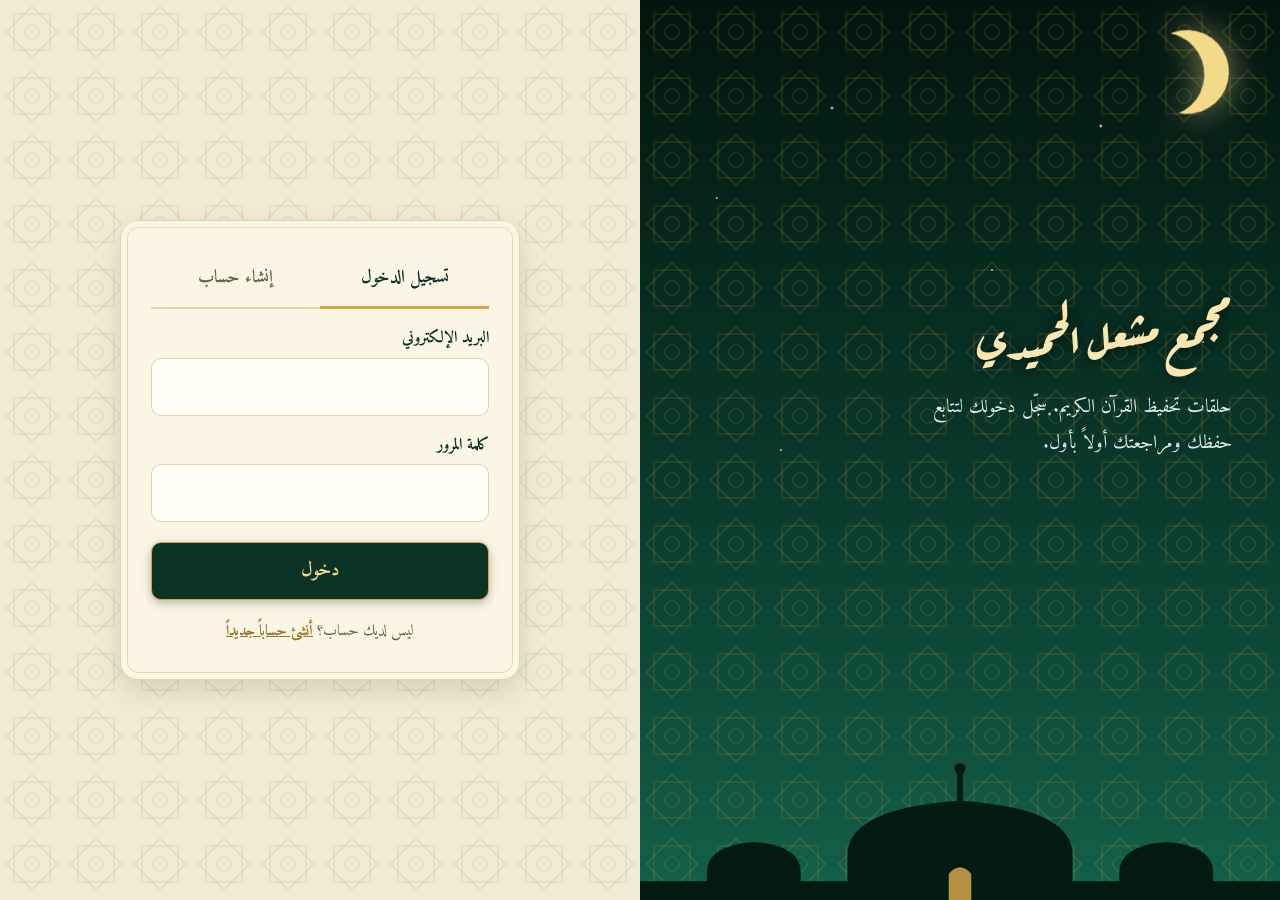
<file: index.html>
<!DOCTYPE html>
<html lang="ar" dir="rtl">
<head>
<meta charset="UTF-8">
<meta name="viewport" content="width=device-width, initial-scale=1">
<title>تسجيل الدخول | مجمع مشعل الحميدي</title>
<link rel="stylesheet" href="index.css">
</head>
<body>
<div class="auth">
  <aside class="auth-side scene">
    <h1>مجمع مشعل الحميدي</h1>
    <p>حلقات تحفيظ القرآن الكريم. سجّل دخولك لتتابع حفظك ومراجعتك أولاً بأول.</p>
  </aside>
  <main class="auth-main">
    <div class="auth-box">
      <div class="tabs" role="tablist">
        <button class="on" id="tabLogin" type="button">تسجيل الدخول</button>
        <button id="tabSignup" type="button">إنشاء حساب</button>
      </div>

      <form id="loginForm" novalidate>
        <label for="lEmail">البريد الإلكتروني</label>
        <input id="lEmail" type="email" autocomplete="email" required>
        <label for="lPass">كلمة المرور</label>
        <input id="lPass" type="password" autocomplete="current-password" required>
        <button class="btn dark wide" style="margin-top:20px" type="submit">دخول</button>
        <div class="msg" id="lMsg" role="alert"></div>
        <p class="switch">ليس لديك حساب؟ <a href="#signup" id="toSignup">أنشئ حساباً جديداً</a></p>
      </form>

      <form id="signupForm" class="hidden" novalidate>
        <label for="sName">الاسم الكامل</label>
        <input id="sName" type="text" autocomplete="name" required>
        <label for="sEmail">البريد الإلكتروني</label>
        <input id="sEmail" type="email" autocomplete="email" required>
        <div class="row">
          <div><label for="sPass">كلمة المرور</label><input id="sPass" type="password" autocomplete="new-password" required></div>
          <div><label for="sPass2">تأكيد كلمة المرور</label><input id="sPass2" type="password" autocomplete="new-password" required></div>
        </div>
        <button class="btn dark wide" style="margin-top:20px" type="submit">إنشاء الحساب</button>
        <div class="msg" id="sMsg" role="alert"></div>
        <p class="switch">لديك حساب بالفعل؟ <a href="#login" id="toLogin">سجّل الدخول</a></p>
      </form>
    </div>
  </main>
</div>
<script src="common.js"></script>
<script src="index.js"></script>
</body>
</html>
</file>
<file: index.css>
/* index.css */
@import url('https://fonts.googleapis.com/css2?family=Amiri:wght@400;700&family=Aref+Ruqaa:wght@400;700&display=swap');
:root{--ink:#0a3326;--teal:#1a5d45;--gold:#d4a64a;--gold-d:#9a7424;--ivory:#fbf5e6;--paper:#f3ead3;--text:#2a2418;--muted:#6b6048;--line:#e3d4a8;--err:#b3261e;--ok:#1b7a4b;--pat-d:url("data:image/svg+xml,%3Csvg xmlns=%22http://www.w3.org/2000/svg%22 viewBox=%220 0 64 64%22%3E%3Cg fill=%22none%22 stroke=%22%23d4a64a%22 stroke-opacity=%22.2%22 stroke-width=%221.2%22%3E%3Crect x=%2214%22 y=%2214%22 width=%2236%22 height=%2236%22/%3E%3Crect x=%2214%22 y=%2214%22 width=%2236%22 height=%2236%22 transform=%22rotate%2845 32 32%29%22/%3E%3Ccircle cx=%2232%22 cy=%2232%22 r=%227%22/%3E%3C/g%3E%3C/svg%3E");--pat-l:url("data:image/svg+xml,%3Csvg xmlns=%22http://www.w3.org/2000/svg%22 viewBox=%220 0 64 64%22%3E%3Cg fill=%22none%22 stroke=%22%239a7424%22 stroke-opacity=%22.16%22 stroke-width=%221.2%22%3E%3Crect x=%2214%22 y=%2214%22 width=%2236%22 height=%2236%22/%3E%3Crect x=%2214%22 y=%2214%22 width=%2236%22 height=%2236%22 transform=%22rotate%2845 32 32%29%22/%3E%3Ccircle cx=%2232%22 cy=%2232%22 r=%227%22/%3E%3C/g%3E%3C/svg%3E");--sky:url("data:image/svg+xml,%3Csvg xmlns=%22http://www.w3.org/2000/svg%22 viewBox=%220 0 1200 160%22 preserveAspectRatio=%22xMidYMax slice%22%3E%3Cg fill=%22%23031a12%22%3E%3Cpath d=%22M0 160V140H1200V160Z%22/%3E%3Cpath d=%22M480 160V112Q480 62 600 54Q720 62 720 112V160Z%22/%3E%3Crect x=%22597%22 y=%2224%22 width=%226%22 height=%2232%22/%3E%3Ccircle cx=%22600%22 cy=%2220%22 r=%226%22/%3E%3Cpath d=%22M330 160V130Q330 102 380 98Q430 102 430 130V160Z%22/%3E%3Cpath d=%22M770 160V130Q770 102 820 98Q870 102 870 130V160Z%22/%3E%3Cg id=%22m%22%3E%3Crect x=%22118%22 y=%2246%22 width=%2216%22 height=%22114%22/%3E%3Crect x=%22112%22 y=%2276%22 width=%2228%22 height=%226%22/%3E%3Cpath d=%22M114 46L126 10L138 46Z%22/%3E%3Ccircle cx=%22126%22 cy=%226%22 r=%224%22/%3E%3C/g%3E%3Cuse href=%22%23m%22 x=%22936%22/%3E%3C/g%3E%3Cpath fill=%22%23d4a64a%22 opacity=%22.85%22 d=%22M588 160V132Q600 118 612 132V160Z%22/%3E%3C/svg%3E");--orn:url("data:image/svg+xml,%3Csvg xmlns=%22http://www.w3.org/2000/svg%22 viewBox=%220 0 64 64%22%3E%3Cg fill=%22none%22 stroke=%22%23d4a64a%22 stroke-opacity=%221%22 stroke-width=%221.2%22%3E%3Crect x=%2214%22 y=%2214%22 width=%2236%22 height=%2236%22/%3E%3Crect x=%2214%22 y=%2214%22 width=%2236%22 height=%2236%22 transform=%22rotate%2845 32 32%29%22/%3E%3Ccircle cx=%2232%22 cy=%2232%22 r=%227%22/%3E%3C/g%3E%3C/svg%3E")}
*{box-sizing:border-box;margin:0;padding:0}
html{scroll-behavior:smooth}
body{font-family:'Amiri',serif;background:var(--pat-l) 0 0/64px 64px,var(--paper);color:var(--text);line-height:1.9;font-size:19px}
h1,h2,h3,.brand{font-family:'Aref Ruqaa',serif;font-weight:700;line-height:1.7}
a{color:inherit;text-decoration:none}
.wrap{max-width:1080px;margin:0 auto;padding:0 20px}
:focus-visible{outline:3px solid var(--gold);outline-offset:2px}
.hidden{display:none}

.btn{display:inline-block;border:0;cursor:pointer;font:inherit;font-weight:700;padding:10px 28px;border-radius:10px;background:linear-gradient(180deg,#e9c46e,#c4902f);color:#2a1c00;box-shadow:0 3px 10px #0004;transition:transform .2s,filter .2s}
.btn:hover{transform:translateY(-2px);filter:brightness(1.08)}
.btn.ghost{background:transparent;color:#f8e7b0;border:1.5px solid var(--gold);box-shadow:none}
.btn.dark{background:var(--ink);color:#f3d98a;border:1px solid var(--gold)}
.btn.wide{width:100%}

.scene{position:relative;overflow:hidden;color:#fff;
 background:radial-gradient(1.5px 1.5px at 12% 22%,#fff,transparent),radial-gradient(2px 2px at 30% 12%,#fff,transparent),radial-gradient(1.5px 1.5px at 55% 30%,#fff,transparent),radial-gradient(2px 2px at 72% 14%,#fff,transparent),radial-gradient(1.5px 1.5px at 88% 38%,#fff,transparent),radial-gradient(1.5px 1.5px at 22% 50%,#fff,transparent),radial-gradient(2px 2px at 64% 46%,#fff,transparent),
 var(--pat-d) 0 0/64px 64px,linear-gradient(180deg,#03150f 0%,#0a3a2b 55%,#14614a 100%)}
.scene::before{content:"";position:absolute;top:30px;inset-inline-start:8%;width:84px;height:84px;border-radius:50%;box-shadow:inset -24px -6px 0 0 #f3d98a;filter:drop-shadow(0 0 16px #f3d98a99);transform:rotate(-20deg)}
.scene::after{content:"";position:absolute;inset:auto 0 0 0;height:150px;background:var(--sky) center bottom/max(100%,900px) 100% no-repeat;pointer-events:none}
.scene>*{position:relative;z-index:1}
.hero{padding:84px 0 190px;border-bottom:3px solid var(--gold)}
.hero.mini{padding:52px 0 170px}
.hero h1{font-size:clamp(2rem,5vw,3.4rem);max-width:16ch;color:#f8e7b0;text-shadow:0 2px 14px #0008}
.hero.mini h1{max-width:none;font-size:clamp(1.8rem,4vw,2.6rem)}
.hero p{max-width:46ch;margin-top:14px;color:#dcebe3}
.hero .actions{margin-top:28px;display:flex;gap:12px;flex-wrap:wrap}

label{display:block;font-weight:600;margin:14px 0 4px;font-size:1rem;color:var(--ink)}
input,select,textarea{width:100%;font:inherit;padding:10px 14px;border:1.5px solid var(--line);border-radius:10px;background:#fffdf6;color:var(--text)}
input:focus,select:focus,textarea:focus{outline:none;border-color:var(--gold);box-shadow:0 0 0 3px #d4a64a44}
textarea{min-height:140px;resize:vertical}
.row{display:grid;gap:14px;grid-template-columns:1fr 1fr}
.msg{margin-top:14px;padding:10px 14px;border-radius:10px;font-size:.95rem;display:none}
.msg.err{display:block;background:#fbe9e7;color:var(--err)}
.msg.ok{display:block;background:#e3f4ea;color:var(--ok)}

.auth{min-height:100vh;display:grid;grid-template-columns:1fr 1fr}
.auth-side{padding:48px 48px 190px;display:flex;flex-direction:column;justify-content:center}
.auth-side h1{font-size:clamp(2rem,4vw,3rem);color:#f8e7b0;text-shadow:0 2px 14px #0008}
.auth-side p{color:#dcebe3;margin-top:12px;max-width:34ch}
.auth-main{display:grid;place-items:center;padding:32px}
.auth-box{width:100%;max-width:400px;background:var(--ivory);border:1px solid var(--line);outline:1px solid #d4a64a66;outline-offset:-8px;border-radius:18px;padding:28px 30px 32px;box-shadow:0 10px 28px #0a332622}
.tabs{display:flex;border-bottom:2px solid var(--line);margin-bottom:10px}
.tabs button{flex:1;background:none;border:0;font:inherit;font-weight:700;padding:12px;cursor:pointer;color:var(--muted);border-bottom:3px solid transparent;margin-bottom:-2px}
.tabs button.on{color:var(--ink);border-color:var(--gold)}
@media(max-width:800px){
 .row{grid-template-columns:1fr}
 .auth{grid-template-columns:1fr}.auth-side{padding:36px 24px 180px}
}
@media(prefers-reduced-motion:reduce){*{transition:none!important;scroll-behavior:auto!important}}
.tabs button{font-size:1.1rem}
.switch{text-align:center;margin-top:18px;color:var(--muted);font-size:.95rem}
.switch a{color:var(--gold-d);font-weight:700;text-decoration:underline}
</file>
<file: contact.css>
/* contact.css */
@import url('https://fonts.googleapis.com/css2?family=Amiri:wght@400;700&family=Aref+Ruqaa:wght@400;700&display=swap');
:root{--ink:#0a3326;--teal:#1a5d45;--gold:#d4a64a;--gold-d:#9a7424;--ivory:#fbf5e6;--paper:#f3ead3;--text:#2a2418;--muted:#6b6048;--line:#e3d4a8;--err:#b3261e;--ok:#1b7a4b;--pat-d:url("data:image/svg+xml,%3Csvg xmlns=%22http://www.w3.org/2000/svg%22 viewBox=%220 0 64 64%22%3E%3Cg fill=%22none%22 stroke=%22%23d4a64a%22 stroke-opacity=%22.2%22 stroke-width=%221.2%22%3E%3Crect x=%2214%22 y=%2214%22 width=%2236%22 height=%2236%22/%3E%3Crect x=%2214%22 y=%2214%22 width=%2236%22 height=%2236%22 transform=%22rotate%2845 32 32%29%22/%3E%3Ccircle cx=%2232%22 cy=%2232%22 r=%227%22/%3E%3C/g%3E%3C/svg%3E");--pat-l:url("data:image/svg+xml,%3Csvg xmlns=%22http://www.w3.org/2000/svg%22 viewBox=%220 0 64 64%22%3E%3Cg fill=%22none%22 stroke=%22%239a7424%22 stroke-opacity=%22.16%22 stroke-width=%221.2%22%3E%3Crect x=%2214%22 y=%2214%22 width=%2236%22 height=%2236%22/%3E%3Crect x=%2214%22 y=%2214%22 width=%2236%22 height=%2236%22 transform=%22rotate%2845 32 32%29%22/%3E%3Ccircle cx=%2232%22 cy=%2232%22 r=%227%22/%3E%3C/g%3E%3C/svg%3E");--sky:url("data:image/svg+xml,%3Csvg xmlns=%22http://www.w3.org/2000/svg%22 viewBox=%220 0 1200 160%22 preserveAspectRatio=%22xMidYMax slice%22%3E%3Cg fill=%22%23031a12%22%3E%3Cpath d=%22M0 160V140H1200V160Z%22/%3E%3Cpath d=%22M480 160V112Q480 62 600 54Q720 62 720 112V160Z%22/%3E%3Crect x=%22597%22 y=%2224%22 width=%226%22 height=%2232%22/%3E%3Ccircle cx=%22600%22 cy=%2220%22 r=%226%22/%3E%3Cpath d=%22M330 160V130Q330 102 380 98Q430 102 430 130V160Z%22/%3E%3Cpath d=%22M770 160V130Q770 102 820 98Q870 102 870 130V160Z%22/%3E%3Cg id=%22m%22%3E%3Crect x=%22118%22 y=%2246%22 width=%2216%22 height=%22114%22/%3E%3Crect x=%22112%22 y=%2276%22 width=%2228%22 height=%226%22/%3E%3Cpath d=%22M114 46L126 10L138 46Z%22/%3E%3Ccircle cx=%22126%22 cy=%226%22 r=%224%22/%3E%3C/g%3E%3Cuse href=%22%23m%22 x=%22936%22/%3E%3C/g%3E%3Cpath fill=%22%23d4a64a%22 opacity=%22.85%22 d=%22M588 160V132Q600 118 612 132V160Z%22/%3E%3C/svg%3E");--orn:url("data:image/svg+xml,%3Csvg xmlns=%22http://www.w3.org/2000/svg%22 viewBox=%220 0 64 64%22%3E%3Cg fill=%22none%22 stroke=%22%23d4a64a%22 stroke-opacity=%221%22 stroke-width=%221.2%22%3E%3Crect x=%2214%22 y=%2214%22 width=%2236%22 height=%2236%22/%3E%3Crect x=%2214%22 y=%2214%22 width=%2236%22 height=%2236%22 transform=%22rotate%2845 32 32%29%22/%3E%3Ccircle cx=%2232%22 cy=%2232%22 r=%227%22/%3E%3C/g%3E%3C/svg%3E")}
*{box-sizing:border-box;margin:0;padding:0}
html{scroll-behavior:smooth}
body{font-family:'Amiri',serif;background:var(--pat-l) 0 0/64px 64px,var(--paper);color:var(--text);line-height:1.9;font-size:19px}
h1,h2,h3,.brand{font-family:'Aref Ruqaa',serif;font-weight:700;line-height:1.7}
a{color:inherit;text-decoration:none}
.wrap{max-width:1080px;margin:0 auto;padding:0 20px}
:focus-visible{outline:3px solid var(--gold);outline-offset:2px}
.hidden{display:none}

.nav{background:linear-gradient(180deg,#04201a,var(--ink));color:#fff;position:sticky;top:0;z-index:20;border-bottom:2px solid var(--gold)}
.nav-in{display:flex;align-items:center;justify-content:space-between;gap:16px;min-height:68px;flex-wrap:wrap}
.brand{font-size:1.3rem;display:flex;align-items:center;gap:12px;color:#f8e7b0}
.logo{display:grid;place-items:center;width:38px;height:38px;border:2px solid var(--gold);background:#d4a64a26;color:var(--gold);transform:rotate(45deg);border-radius:6px}
.logo b{transform:rotate(-45deg);font-size:1.1rem}
.nav nav{display:flex;align-items:center;gap:6px;flex-wrap:wrap}
.nav nav a{padding:6px 14px;border-radius:8px;font-size:1rem;color:#e8dcc0}
.nav nav a:hover,.nav nav a.active{background:#d4a64a26;color:#f8e7b0}
.nav nav a.logout{border:1px solid var(--gold);color:var(--gold);margin-inline-start:8px}
.nav nav a.logout:hover{background:var(--gold);color:var(--ink)}
.menu-btn{display:none;flex-direction:column;justify-content:center;gap:5px;width:46px;height:42px;padding:0 11px;background:none;border:1px solid var(--gold);border-radius:8px;cursor:pointer}
.menu-btn span{display:block;height:2.5px;background:var(--gold);border-radius:2px}

.scene{position:relative;overflow:hidden;color:#fff;
 background:radial-gradient(1.5px 1.5px at 12% 22%,#fff,transparent),radial-gradient(2px 2px at 30% 12%,#fff,transparent),radial-gradient(1.5px 1.5px at 55% 30%,#fff,transparent),radial-gradient(2px 2px at 72% 14%,#fff,transparent),radial-gradient(1.5px 1.5px at 88% 38%,#fff,transparent),radial-gradient(1.5px 1.5px at 22% 50%,#fff,transparent),radial-gradient(2px 2px at 64% 46%,#fff,transparent),
 var(--pat-d) 0 0/64px 64px,linear-gradient(180deg,#03150f 0%,#0a3a2b 55%,#14614a 100%)}
.scene::before{content:"";position:absolute;top:30px;inset-inline-start:8%;width:84px;height:84px;border-radius:50%;box-shadow:inset -24px -6px 0 0 #f3d98a;filter:drop-shadow(0 0 16px #f3d98a99);transform:rotate(-20deg)}
.scene::after{content:"";position:absolute;inset:auto 0 0 0;height:150px;background:var(--sky) center bottom/max(100%,900px) 100% no-repeat;pointer-events:none}
.scene>*{position:relative;z-index:1}
.hero{padding:84px 0 190px;border-bottom:3px solid var(--gold)}
.hero.mini{padding:52px 0 170px}
.hero h1{font-size:clamp(2rem,5vw,3.4rem);max-width:16ch;color:#f8e7b0;text-shadow:0 2px 14px #0008}
.hero.mini h1{max-width:none;font-size:clamp(1.8rem,4vw,2.6rem)}
.hero p{max-width:46ch;margin-top:14px;color:#dcebe3}
.hero .actions{margin-top:28px;display:flex;gap:12px;flex-wrap:wrap}

.btn{display:inline-block;border:0;cursor:pointer;font:inherit;font-weight:700;padding:10px 28px;border-radius:10px;background:linear-gradient(180deg,#e9c46e,#c4902f);color:#2a1c00;box-shadow:0 3px 10px #0004;transition:transform .2s,filter .2s}
.btn:hover{transform:translateY(-2px);filter:brightness(1.08)}
.btn.ghost{background:transparent;color:#f8e7b0;border:1.5px solid var(--gold);box-shadow:none}
.btn.dark{background:var(--ink);color:#f3d98a;border:1px solid var(--gold)}
.btn.wide{width:100%}

section{padding:56px 0}
.sec-title{font-size:1.7rem;color:var(--ink)}
.sec-title::after{content:"";display:block;width:150px;height:22px;margin:4px 0 6px;background:var(--orn) center/22px no-repeat,linear-gradient(90deg,var(--gold) 0 40%,transparent 40% 60%,var(--gold) 60%) center/100% 1px no-repeat}
.sec-sub{color:var(--muted);margin-bottom:28px}
.grid{display:grid;gap:20px;grid-template-columns:repeat(auto-fit,minmax(240px,1fr))}
.card{display:block;background:var(--ivory);border:1px solid var(--line);outline:1px solid #d4a64a66;outline-offset:-8px;border-radius:16px;padding:26px;box-shadow:0 8px 22px #0a332618;transition:transform .2s}
a.card:hover{transform:translateY(-4px)}
.card h3{color:var(--ink);font-size:1.2rem;margin-bottom:6px}
.card p{color:var(--muted);font-size:1rem}
.card.tint{background:linear-gradient(135deg,#fff8e1,#f0e0b0)}
.stat{font-family:'Aref Ruqaa',serif;font-size:2.4rem;color:var(--teal);line-height:1.2}
.stat-l{color:var(--muted);font-size:.95rem}
.band{background:var(--pat-l) 0 0/64px 64px,linear-gradient(180deg,#efe2bc,#f7eed4);border-block:1px solid var(--line)}

label{display:block;font-weight:600;margin:14px 0 4px;font-size:1rem;color:var(--ink)}
input,select,textarea{width:100%;font:inherit;padding:10px 14px;border:1.5px solid var(--line);border-radius:10px;background:#fffdf6;color:var(--text)}
input:focus,select:focus,textarea:focus{outline:none;border-color:var(--gold);box-shadow:0 0 0 3px #d4a64a44}
textarea{min-height:140px;resize:vertical}
.row{display:grid;gap:14px;grid-template-columns:1fr 1fr}
.msg{margin-top:14px;padding:10px 14px;border-radius:10px;font-size:.95rem;display:none}
.msg.err{display:block;background:#fbe9e7;color:var(--err)}
.msg.ok{display:block;background:#e3f4ea;color:var(--ok)}

.contact{display:grid;gap:28px;grid-template-columns:1.4fr 1fr}
.info li{list-style:none;padding:10px 0;border-bottom:1px dashed #d4a64a99}
.info li:last-child{border:0}
.info b{display:block;color:var(--ink);font-family:'Aref Ruqaa',serif}

footer{background:var(--pat-d) 0 0/64px 64px,var(--ink);border-top:3px solid var(--gold);color:#d8c99c;text-align:center;padding:24px 0;font-size:.95rem}
@media(max-width:800px){
 .menu-btn{display:flex}
 .nav nav{display:none;width:100%;flex-direction:column;align-items:stretch;padding-bottom:12px}
 .nav nav.open{display:flex}
 .row{grid-template-columns:1fr}
 .contact{grid-template-columns:1fr}
}
@media(prefers-reduced-motion:reduce){*{transition:none!important;scroll-behavior:auto!important}}
</file>
<file: home.css>
/* home.css */
@import url('https://fonts.googleapis.com/css2?family=Amiri:wght@400;700&family=Aref+Ruqaa:wght@400;700&display=swap');
:root{--ink:#0a3326;--teal:#1a5d45;--gold:#d4a64a;--gold-d:#9a7424;--ivory:#fbf5e6;--paper:#f3ead3;--text:#2a2418;--muted:#6b6048;--line:#e3d4a8;--err:#b3261e;--ok:#1b7a4b;--pat-d:url("data:image/svg+xml,%3Csvg xmlns=%22http://www.w3.org/2000/svg%22 viewBox=%220 0 64 64%22%3E%3Cg fill=%22none%22 stroke=%22%23d4a64a%22 stroke-opacity=%22.2%22 stroke-width=%221.2%22%3E%3Crect x=%2214%22 y=%2214%22 width=%2236%22 height=%2236%22/%3E%3Crect x=%2214%22 y=%2214%22 width=%2236%22 height=%2236%22 transform=%22rotate%2845 32 32%29%22/%3E%3Ccircle cx=%2232%22 cy=%2232%22 r=%227%22/%3E%3C/g%3E%3C/svg%3E");--pat-l:url("data:image/svg+xml,%3Csvg xmlns=%22http://www.w3.org/2000/svg%22 viewBox=%220 0 64 64%22%3E%3Cg fill=%22none%22 stroke=%22%239a7424%22 stroke-opacity=%22.16%22 stroke-width=%221.2%22%3E%3Crect x=%2214%22 y=%2214%22 width=%2236%22 height=%2236%22/%3E%3Crect x=%2214%22 y=%2214%22 width=%2236%22 height=%2236%22 transform=%22rotate%2845 32 32%29%22/%3E%3Ccircle cx=%2232%22 cy=%2232%22 r=%227%22/%3E%3C/g%3E%3C/svg%3E");--sky:url("data:image/svg+xml,%3Csvg xmlns=%22http://www.w3.org/2000/svg%22 viewBox=%220 0 1200 160%22 preserveAspectRatio=%22xMidYMax slice%22%3E%3Cg fill=%22%23031a12%22%3E%3Cpath d=%22M0 160V140H1200V160Z%22/%3E%3Cpath d=%22M480 160V112Q480 62 600 54Q720 62 720 112V160Z%22/%3E%3Crect x=%22597%22 y=%2224%22 width=%226%22 height=%2232%22/%3E%3Ccircle cx=%22600%22 cy=%2220%22 r=%226%22/%3E%3Cpath d=%22M330 160V130Q330 102 380 98Q430 102 430 130V160Z%22/%3E%3Cpath d=%22M770 160V130Q770 102 820 98Q870 102 870 130V160Z%22/%3E%3Cg id=%22m%22%3E%3Crect x=%22118%22 y=%2246%22 width=%2216%22 height=%22114%22/%3E%3Crect x=%22112%22 y=%2276%22 width=%2228%22 height=%226%22/%3E%3Cpath d=%22M114 46L126 10L138 46Z%22/%3E%3Ccircle cx=%22126%22 cy=%226%22 r=%224%22/%3E%3C/g%3E%3Cuse href=%22%23m%22 x=%22936%22/%3E%3C/g%3E%3Cpath fill=%22%23d4a64a%22 opacity=%22.85%22 d=%22M588 160V132Q600 118 612 132V160Z%22/%3E%3C/svg%3E");--orn:url("data:image/svg+xml,%3Csvg xmlns=%22http://www.w3.org/2000/svg%22 viewBox=%220 0 64 64%22%3E%3Cg fill=%22none%22 stroke=%22%23d4a64a%22 stroke-opacity=%221%22 stroke-width=%221.2%22%3E%3Crect x=%2214%22 y=%2214%22 width=%2236%22 height=%2236%22/%3E%3Crect x=%2214%22 y=%2214%22 width=%2236%22 height=%2236%22 transform=%22rotate%2845 32 32%29%22/%3E%3Ccircle cx=%2232%22 cy=%2232%22 r=%227%22/%3E%3C/g%3E%3C/svg%3E")}
*{box-sizing:border-box;margin:0;padding:0}
html{scroll-behavior:smooth}
body{font-family:'Amiri',serif;background:var(--pat-l) 0 0/64px 64px,var(--paper);color:var(--text);line-height:1.9;font-size:19px}
h1,h2,h3,.brand{font-family:'Aref Ruqaa',serif;font-weight:700;line-height:1.7}
a{color:inherit;text-decoration:none}
.wrap{max-width:1080px;margin:0 auto;padding:0 20px}
:focus-visible{outline:3px solid var(--gold);outline-offset:2px}
.hidden{display:none}

.nav{background:linear-gradient(180deg,#04201a,var(--ink));color:#fff;position:sticky;top:0;z-index:20;border-bottom:2px solid var(--gold)}
.nav-in{display:flex;align-items:center;justify-content:space-between;gap:16px;min-height:68px;flex-wrap:wrap}
.brand{font-size:1.3rem;display:flex;align-items:center;gap:12px;color:#f8e7b0}
.logo{display:grid;place-items:center;width:38px;height:38px;border:2px solid var(--gold);background:#d4a64a26;color:var(--gold);transform:rotate(45deg);border-radius:6px}
.logo b{transform:rotate(-45deg);font-size:1.1rem}
.nav nav{display:flex;align-items:center;gap:6px;flex-wrap:wrap}
.nav nav a{padding:6px 14px;border-radius:8px;font-size:1rem;color:#e8dcc0}
.nav nav a:hover,.nav nav a.active{background:#d4a64a26;color:#f8e7b0}
.nav nav a.logout{border:1px solid var(--gold);color:var(--gold);margin-inline-start:8px}
.nav nav a.logout:hover{background:var(--gold);color:var(--ink)}
.menu-btn{display:none;flex-direction:column;justify-content:center;gap:5px;width:46px;height:42px;padding:0 11px;background:none;border:1px solid var(--gold);border-radius:8px;cursor:pointer}
.menu-btn span{display:block;height:2.5px;background:var(--gold);border-radius:2px}

.scene{position:relative;overflow:hidden;color:#fff;
 background:radial-gradient(1.5px 1.5px at 12% 22%,#fff,transparent),radial-gradient(2px 2px at 30% 12%,#fff,transparent),radial-gradient(1.5px 1.5px at 55% 30%,#fff,transparent),radial-gradient(2px 2px at 72% 14%,#fff,transparent),radial-gradient(1.5px 1.5px at 88% 38%,#fff,transparent),radial-gradient(1.5px 1.5px at 22% 50%,#fff,transparent),radial-gradient(2px 2px at 64% 46%,#fff,transparent),
 var(--pat-d) 0 0/64px 64px,linear-gradient(180deg,#03150f 0%,#0a3a2b 55%,#14614a 100%)}
.scene::before{content:"";position:absolute;top:30px;inset-inline-start:8%;width:84px;height:84px;border-radius:50%;box-shadow:inset -24px -6px 0 0 #f3d98a;filter:drop-shadow(0 0 16px #f3d98a99);transform:rotate(-20deg)}
.scene::after{content:"";position:absolute;inset:auto 0 0 0;height:150px;background:var(--sky) center bottom/max(100%,900px) 100% no-repeat;pointer-events:none}
.scene>*{position:relative;z-index:1}
.hero{padding:84px 0 190px;border-bottom:3px solid var(--gold)}
.hero.mini{padding:52px 0 170px}
.hero h1{font-size:clamp(2rem,5vw,3.4rem);max-width:16ch;color:#f8e7b0;text-shadow:0 2px 14px #0008}
.hero.mini h1{max-width:none;font-size:clamp(1.8rem,4vw,2.6rem)}
.hero p{max-width:46ch;margin-top:14px;color:#dcebe3}
.hero .actions{margin-top:28px;display:flex;gap:12px;flex-wrap:wrap}

.btn{display:inline-block;border:0;cursor:pointer;font:inherit;font-weight:700;padding:10px 28px;border-radius:10px;background:linear-gradient(180deg,#e9c46e,#c4902f);color:#2a1c00;box-shadow:0 3px 10px #0004;transition:transform .2s,filter .2s}
.btn:hover{transform:translateY(-2px);filter:brightness(1.08)}
.btn.ghost{background:transparent;color:#f8e7b0;border:1.5px solid var(--gold);box-shadow:none}
.btn.dark{background:var(--ink);color:#f3d98a;border:1px solid var(--gold)}
.btn.wide{width:100%}

section{padding:56px 0}
.sec-title{font-size:1.7rem;color:var(--ink)}
.sec-title::after{content:"";display:block;width:150px;height:22px;margin:4px 0 6px;background:var(--orn) center/22px no-repeat,linear-gradient(90deg,var(--gold) 0 40%,transparent 40% 60%,var(--gold) 60%) center/100% 1px no-repeat}
.sec-sub{color:var(--muted);margin-bottom:28px}
.grid{display:grid;gap:20px;grid-template-columns:repeat(auto-fit,minmax(240px,1fr))}
.card{display:block;background:var(--ivory);border:1px solid var(--line);outline:1px solid #d4a64a66;outline-offset:-8px;border-radius:16px;padding:26px;box-shadow:0 8px 22px #0a332618;transition:transform .2s}
a.card:hover{transform:translateY(-4px)}
.card h3{color:var(--ink);font-size:1.2rem;margin-bottom:6px}
.card p{color:var(--muted);font-size:1rem}
.card.tint{background:linear-gradient(135deg,#fff8e1,#f0e0b0)}
.stat{font-family:'Aref Ruqaa',serif;font-size:2.4rem;color:var(--teal);line-height:1.2}
.stat-l{color:var(--muted);font-size:.95rem}
.band{background:var(--pat-l) 0 0/64px 64px,linear-gradient(180deg,#efe2bc,#f7eed4);border-block:1px solid var(--line)}

.tbl-wrap{overflow-x:auto;border:1px solid var(--gold);border-radius:14px;background:var(--ivory);box-shadow:0 8px 22px #0a332618}
table{width:100%;border-collapse:collapse;min-width:560px}
th,td{padding:12px 16px;text-align:start;border-bottom:1px solid var(--line);font-size:1rem}
th{background:var(--ink);color:#f3d98a;font-family:'Aref Ruqaa',serif}
tr:last-child td{border-bottom:0}
.tag{display:inline-block;padding:0 12px;border-radius:99px;font-size:.85rem;background:#d5e8dc;color:var(--teal)}
.tag.rev{background:#f3e2b0;color:var(--gold-d)}
.empty{padding:28px;text-align:center;color:var(--muted)}
.del{background:none;border:0;color:var(--err);cursor:pointer;font:inherit}

footer{background:var(--pat-d) 0 0/64px 64px,var(--ink);border-top:3px solid var(--gold);color:#d8c99c;text-align:center;padding:24px 0;font-size:.95rem}
@media(max-width:800px){
 .menu-btn{display:flex}
 .nav nav{display:none;width:100%;flex-direction:column;align-items:stretch;padding-bottom:12px}
 .nav nav.open{display:flex}
}
@media(prefers-reduced-motion:reduce){*{transition:none!important;scroll-behavior:auto!important}}
</file>
<file: mushaf.css>
@import url('https://fonts.googleapis.com/css2?family=Amiri+Quran&display=swap');
/* mushaf.css */
@import url('https://fonts.googleapis.com/css2?family=Amiri:wght@400;700&family=Aref+Ruqaa:wght@400;700&display=swap');
:root{--ink:#0a3326;--teal:#1a5d45;--gold:#d4a64a;--gold-d:#9a7424;--ivory:#fbf5e6;--paper:#f3ead3;--text:#2a2418;--muted:#6b6048;--line:#e3d4a8;--err:#b3261e;--ok:#1b7a4b;--pat-d:url("data:image/svg+xml,%3Csvg xmlns=%22http://www.w3.org/2000/svg%22 viewBox=%220 0 64 64%22%3E%3Cg fill=%22none%22 stroke=%22%23d4a64a%22 stroke-opacity=%22.2%22 stroke-width=%221.2%22%3E%3Crect x=%2214%22 y=%2214%22 width=%2236%22 height=%2236%22/%3E%3Crect x=%2214%22 y=%2214%22 width=%2236%22 height=%2236%22 transform=%22rotate%2845 32 32%29%22/%3E%3Ccircle cx=%2232%22 cy=%2232%22 r=%227%22/%3E%3C/g%3E%3C/svg%3E");--pat-l:url("data:image/svg+xml,%3Csvg xmlns=%22http://www.w3.org/2000/svg%22 viewBox=%220 0 64 64%22%3E%3Cg fill=%22none%22 stroke=%22%239a7424%22 stroke-opacity=%22.16%22 stroke-width=%221.2%22%3E%3Crect x=%2214%22 y=%2214%22 width=%2236%22 height=%2236%22/%3E%3Crect x=%2214%22 y=%2214%22 width=%2236%22 height=%2236%22 transform=%22rotate%2845 32 32%29%22/%3E%3Ccircle cx=%2232%22 cy=%2232%22 r=%227%22/%3E%3C/g%3E%3C/svg%3E");--sky:url("data:image/svg+xml,%3Csvg xmlns=%22http://www.w3.org/2000/svg%22 viewBox=%220 0 1200 160%22 preserveAspectRatio=%22xMidYMax slice%22%3E%3Cg fill=%22%23031a12%22%3E%3Cpath d=%22M0 160V140H1200V160Z%22/%3E%3Cpath d=%22M480 160V112Q480 62 600 54Q720 62 720 112V160Z%22/%3E%3Crect x=%22597%22 y=%2224%22 width=%226%22 height=%2232%22/%3E%3Ccircle cx=%22600%22 cy=%2220%22 r=%226%22/%3E%3Cpath d=%22M330 160V130Q330 102 380 98Q430 102 430 130V160Z%22/%3E%3Cpath d=%22M770 160V130Q770 102 820 98Q870 102 870 130V160Z%22/%3E%3Cg id=%22m%22%3E%3Crect x=%22118%22 y=%2246%22 width=%2216%22 height=%22114%22/%3E%3Crect x=%22112%22 y=%2276%22 width=%2228%22 height=%226%22/%3E%3Cpath d=%22M114 46L126 10L138 46Z%22/%3E%3Ccircle cx=%22126%22 cy=%226%22 r=%224%22/%3E%3C/g%3E%3Cuse href=%22%23m%22 x=%22936%22/%3E%3C/g%3E%3Cpath fill=%22%23d4a64a%22 opacity=%22.85%22 d=%22M588 160V132Q600 118 612 132V160Z%22/%3E%3C/svg%3E");--orn:url("data:image/svg+xml,%3Csvg xmlns=%22http://www.w3.org/2000/svg%22 viewBox=%220 0 64 64%22%3E%3Cg fill=%22none%22 stroke=%22%23d4a64a%22 stroke-opacity=%221%22 stroke-width=%221.2%22%3E%3Crect x=%2214%22 y=%2214%22 width=%2236%22 height=%2236%22/%3E%3Crect x=%2214%22 y=%2214%22 width=%2236%22 height=%2236%22 transform=%22rotate%2845 32 32%29%22/%3E%3Ccircle cx=%2232%22 cy=%2232%22 r=%227%22/%3E%3C/g%3E%3C/svg%3E")}
*{box-sizing:border-box;margin:0;padding:0}
html{scroll-behavior:smooth}
body{font-family:'Amiri',serif;background:var(--pat-l) 0 0/64px 64px,var(--paper);color:var(--text);line-height:1.9;font-size:19px}
h1,h2,h3,.brand{font-family:'Aref Ruqaa',serif;font-weight:700;line-height:1.7}
a{color:inherit;text-decoration:none}
.wrap{max-width:1080px;margin:0 auto;padding:0 20px}
:focus-visible{outline:3px solid var(--gold);outline-offset:2px}
.hidden{display:none}

.nav{background:linear-gradient(180deg,#04201a,var(--ink));color:#fff;position:sticky;top:0;z-index:20;border-bottom:2px solid var(--gold)}
.nav-in{display:flex;align-items:center;justify-content:space-between;gap:16px;min-height:68px;flex-wrap:wrap}
.brand{font-size:1.3rem;display:flex;align-items:center;gap:12px;color:#f8e7b0}
.logo{display:grid;place-items:center;width:38px;height:38px;border:2px solid var(--gold);background:#d4a64a26;color:var(--gold);transform:rotate(45deg);border-radius:6px}
.logo b{transform:rotate(-45deg);font-size:1.1rem}
.nav nav{display:flex;align-items:center;gap:6px;flex-wrap:wrap}
.nav nav a{padding:6px 14px;border-radius:8px;font-size:1rem;color:#e8dcc0}
.nav nav a:hover,.nav nav a.active{background:#d4a64a26;color:#f8e7b0}
.nav nav a.logout{border:1px solid var(--gold);color:var(--gold);margin-inline-start:8px}
.nav nav a.logout:hover{background:var(--gold);color:var(--ink)}
.menu-btn{display:none;flex-direction:column;justify-content:center;gap:5px;width:46px;height:42px;padding:0 11px;background:none;border:1px solid var(--gold);border-radius:8px;cursor:pointer}
.menu-btn span{display:block;height:2.5px;background:var(--gold);border-radius:2px}

.scene{position:relative;overflow:hidden;color:#fff;
 background:radial-gradient(1.5px 1.5px at 12% 22%,#fff,transparent),radial-gradient(2px 2px at 30% 12%,#fff,transparent),radial-gradient(1.5px 1.5px at 55% 30%,#fff,transparent),radial-gradient(2px 2px at 72% 14%,#fff,transparent),radial-gradient(1.5px 1.5px at 88% 38%,#fff,transparent),radial-gradient(1.5px 1.5px at 22% 50%,#fff,transparent),radial-gradient(2px 2px at 64% 46%,#fff,transparent),
 var(--pat-d) 0 0/64px 64px,linear-gradient(180deg,#03150f 0%,#0a3a2b 55%,#14614a 100%)}
.scene::before{content:"";position:absolute;top:30px;inset-inline-start:8%;width:84px;height:84px;border-radius:50%;box-shadow:inset -24px -6px 0 0 #f3d98a;filter:drop-shadow(0 0 16px #f3d98a99);transform:rotate(-20deg)}
.scene::after{content:"";position:absolute;inset:auto 0 0 0;height:150px;background:var(--sky) center bottom/max(100%,900px) 100% no-repeat;pointer-events:none}
.scene>*{position:relative;z-index:1}
.hero{padding:84px 0 190px;border-bottom:3px solid var(--gold)}
.hero.mini{padding:52px 0 170px}
.hero h1{font-size:clamp(2rem,5vw,3.4rem);max-width:16ch;color:#f8e7b0;text-shadow:0 2px 14px #0008}
.hero.mini h1{max-width:none;font-size:clamp(1.8rem,4vw,2.6rem)}
.hero p{max-width:46ch;margin-top:14px;color:#dcebe3}
.hero .actions{margin-top:28px;display:flex;gap:12px;flex-wrap:wrap}

.btn{display:inline-block;border:0;cursor:pointer;font:inherit;font-weight:700;padding:10px 28px;border-radius:10px;background:linear-gradient(180deg,#e9c46e,#c4902f);color:#2a1c00;box-shadow:0 3px 10px #0004;transition:transform .2s,filter .2s}
.btn:hover{transform:translateY(-2px);filter:brightness(1.08)}
.btn.ghost{background:transparent;color:#f8e7b0;border:1.5px solid var(--gold);box-shadow:none}
.btn.dark{background:var(--ink);color:#f3d98a;border:1px solid var(--gold)}
.btn.wide{width:100%}

section{padding:56px 0}
.sec-title{font-size:1.7rem;color:var(--ink)}
.sec-title::after{content:"";display:block;width:150px;height:22px;margin:4px 0 6px;background:var(--orn) center/22px no-repeat,linear-gradient(90deg,var(--gold) 0 40%,transparent 40% 60%,var(--gold) 60%) center/100% 1px no-repeat}
.sec-sub{color:var(--muted);margin-bottom:28px}
.grid{display:grid;gap:20px;grid-template-columns:repeat(auto-fit,minmax(240px,1fr))}
.card{display:block;background:var(--ivory);border:1px solid var(--line);outline:1px solid #d4a64a66;outline-offset:-8px;border-radius:16px;padding:26px;box-shadow:0 8px 22px #0a332618;transition:transform .2s}
a.card:hover{transform:translateY(-4px)}
.card h3{color:var(--ink);font-size:1.2rem;margin-bottom:6px}
.card p{color:var(--muted);font-size:1rem}
.card.tint{background:linear-gradient(135deg,#fff8e1,#f0e0b0)}
.stat{font-family:'Aref Ruqaa',serif;font-size:2.4rem;color:var(--teal);line-height:1.2}
.stat-l{color:var(--muted);font-size:.95rem}
.band{background:var(--pat-l) 0 0/64px 64px,linear-gradient(180deg,#efe2bc,#f7eed4);border-block:1px solid var(--line)}

label{display:block;font-weight:600;margin:14px 0 4px;font-size:1rem;color:var(--ink)}
input,select,textarea{width:100%;font:inherit;padding:10px 14px;border:1.5px solid var(--line);border-radius:10px;background:#fffdf6;color:var(--text)}
input:focus,select:focus,textarea:focus{outline:none;border-color:var(--gold);box-shadow:0 0 0 3px #d4a64a44}
textarea{min-height:140px;resize:vertical}
.row{display:grid;gap:14px;grid-template-columns:1fr 1fr}
.msg{margin-top:14px;padding:10px 14px;border-radius:10px;font-size:.95rem;display:none}
.msg.err{display:block;background:#fbe9e7;color:var(--err)}
.msg.ok{display:block;background:#e3f4ea;color:var(--ok)}

.contact{display:grid;gap:28px;grid-template-columns:1.4fr 1fr}
.info li{list-style:none;padding:10px 0;border-bottom:1px dashed #d4a64a99}
.info li:last-child{border:0}
.info b{display:block;color:var(--ink);font-family:'Aref Ruqaa',serif}

footer{background:var(--pat-d) 0 0/64px 64px,var(--ink);border-top:3px solid var(--gold);color:#d8c99c;text-align:center;padding:24px 0;font-size:.95rem}
@media(max-width:800px){
 .menu-btn{display:flex}
 .nav nav{display:none;width:100%;flex-direction:column;align-items:stretch;padding-bottom:12px}
 .nav nav.open{display:flex}
 .row{grid-template-columns:1fr}
 .contact{grid-template-columns:1fr}
}
@media(prefers-reduced-motion:reduce){*{transition:none!important;scroll-behavior:auto!important}}
.tools{display:flex;gap:10px;flex-wrap:wrap;align-items:flex-end}
.tools>div{flex:1;min-width:160px}
.tools .btn{padding:9px 18px}
.mushaf{margin-top:24px;background:var(--ivory);border:3px double var(--gold);outline:1px solid #d4a64a66;outline-offset:-12px;border-radius:18px;padding:34px 28px;box-shadow:0 10px 30px #0a332622}
.m-head{text-align:center;margin-bottom:14px}
.m-head h2{display:inline-block;font-family:'Amiri Quran',serif;font-size:1.7rem;color:var(--ink);padding:2px 48px;border:2px solid var(--gold);border-radius:10px;background:linear-gradient(#fff8e1,#f0e0b0)}
.m-info{text-align:center;color:var(--muted);font-size:.95rem}
.bism{font-family:'Amiri Quran',serif;font-size:1.4rem;text-align:center;color:var(--teal);margin:10px 0 14px}
.ayahs{font-family:'Amiri Quran',serif;font-size:1.4rem;line-height:2.4;text-align:justify;text-align-last:center;margin:10px 0 18px}
.ay{cursor:pointer;border-radius:6px;transition:background .2s}
.ay:hover{background:#d4a64a22}
.ay.mark{background:#d4a64a55}
.no{display:inline-grid;place-items:center;min-width:1.9em;height:1.9em;padding:0 .2em;margin:0 .15em;border:1.5px solid var(--gold);border-radius:50%;font-family:'Amiri',serif;font-size:.5em;line-height:1;color:var(--gold-d);vertical-align:middle}
@media(max-width:800px){.mushaf{padding:24px 14px}}
</file>
<file: progress.css>
/* progress.css */
@import url('https://fonts.googleapis.com/css2?family=Amiri:wght@400;700&family=Aref+Ruqaa:wght@400;700&display=swap');
:root{--ink:#0a3326;--teal:#1a5d45;--gold:#d4a64a;--gold-d:#9a7424;--ivory:#fbf5e6;--paper:#f3ead3;--text:#2a2418;--muted:#6b6048;--line:#e3d4a8;--err:#b3261e;--ok:#1b7a4b;--pat-d:url("data:image/svg+xml,%3Csvg xmlns=%22http://www.w3.org/2000/svg%22 viewBox=%220 0 64 64%22%3E%3Cg fill=%22none%22 stroke=%22%23d4a64a%22 stroke-opacity=%22.2%22 stroke-width=%221.2%22%3E%3Crect x=%2214%22 y=%2214%22 width=%2236%22 height=%2236%22/%3E%3Crect x=%2214%22 y=%2214%22 width=%2236%22 height=%2236%22 transform=%22rotate%2845 32 32%29%22/%3E%3Ccircle cx=%2232%22 cy=%2232%22 r=%227%22/%3E%3C/g%3E%3C/svg%3E");--pat-l:url("data:image/svg+xml,%3Csvg xmlns=%22http://www.w3.org/2000/svg%22 viewBox=%220 0 64 64%22%3E%3Cg fill=%22none%22 stroke=%22%239a7424%22 stroke-opacity=%22.16%22 stroke-width=%221.2%22%3E%3Crect x=%2214%22 y=%2214%22 width=%2236%22 height=%2236%22/%3E%3Crect x=%2214%22 y=%2214%22 width=%2236%22 height=%2236%22 transform=%22rotate%2845 32 32%29%22/%3E%3Ccircle cx=%2232%22 cy=%2232%22 r=%227%22/%3E%3C/g%3E%3C/svg%3E");--sky:url("data:image/svg+xml,%3Csvg xmlns=%22http://www.w3.org/2000/svg%22 viewBox=%220 0 1200 160%22 preserveAspectRatio=%22xMidYMax slice%22%3E%3Cg fill=%22%23031a12%22%3E%3Cpath d=%22M0 160V140H1200V160Z%22/%3E%3Cpath d=%22M480 160V112Q480 62 600 54Q720 62 720 112V160Z%22/%3E%3Crect x=%22597%22 y=%2224%22 width=%226%22 height=%2232%22/%3E%3Ccircle cx=%22600%22 cy=%2220%22 r=%226%22/%3E%3Cpath d=%22M330 160V130Q330 102 380 98Q430 102 430 130V160Z%22/%3E%3Cpath d=%22M770 160V130Q770 102 820 98Q870 102 870 130V160Z%22/%3E%3Cg id=%22m%22%3E%3Crect x=%22118%22 y=%2246%22 width=%2216%22 height=%22114%22/%3E%3Crect x=%22112%22 y=%2276%22 width=%2228%22 height=%226%22/%3E%3Cpath d=%22M114 46L126 10L138 46Z%22/%3E%3Ccircle cx=%22126%22 cy=%226%22 r=%224%22/%3E%3C/g%3E%3Cuse href=%22%23m%22 x=%22936%22/%3E%3C/g%3E%3Cpath fill=%22%23d4a64a%22 opacity=%22.85%22 d=%22M588 160V132Q600 118 612 132V160Z%22/%3E%3C/svg%3E");--orn:url("data:image/svg+xml,%3Csvg xmlns=%22http://www.w3.org/2000/svg%22 viewBox=%220 0 64 64%22%3E%3Cg fill=%22none%22 stroke=%22%23d4a64a%22 stroke-opacity=%221%22 stroke-width=%221.2%22%3E%3Crect x=%2214%22 y=%2214%22 width=%2236%22 height=%2236%22/%3E%3Crect x=%2214%22 y=%2214%22 width=%2236%22 height=%2236%22 transform=%22rotate%2845 32 32%29%22/%3E%3Ccircle cx=%2232%22 cy=%2232%22 r=%227%22/%3E%3C/g%3E%3C/svg%3E")}
*{box-sizing:border-box;margin:0;padding:0}
html{scroll-behavior:smooth}
body{font-family:'Amiri',serif;background:var(--pat-l) 0 0/64px 64px,var(--paper);color:var(--text);line-height:1.9;font-size:19px}
h1,h2,h3,.brand{font-family:'Aref Ruqaa',serif;font-weight:700;line-height:1.7}
a{color:inherit;text-decoration:none}
.wrap{max-width:1080px;margin:0 auto;padding:0 20px}
:focus-visible{outline:3px solid var(--gold);outline-offset:2px}
.hidden{display:none}

.nav{background:linear-gradient(180deg,#04201a,var(--ink));color:#fff;position:sticky;top:0;z-index:20;border-bottom:2px solid var(--gold)}
.nav-in{display:flex;align-items:center;justify-content:space-between;gap:16px;min-height:68px;flex-wrap:wrap}
.brand{font-size:1.3rem;display:flex;align-items:center;gap:12px;color:#f8e7b0}
.logo{display:grid;place-items:center;width:38px;height:38px;border:2px solid var(--gold);background:#d4a64a26;color:var(--gold);transform:rotate(45deg);border-radius:6px}
.logo b{transform:rotate(-45deg);font-size:1.1rem}
.nav nav{display:flex;align-items:center;gap:6px;flex-wrap:wrap}
.nav nav a{padding:6px 14px;border-radius:8px;font-size:1rem;color:#e8dcc0}
.nav nav a:hover,.nav nav a.active{background:#d4a64a26;color:#f8e7b0}
.nav nav a.logout{border:1px solid var(--gold);color:var(--gold);margin-inline-start:8px}
.nav nav a.logout:hover{background:var(--gold);color:var(--ink)}
.menu-btn{display:none;flex-direction:column;justify-content:center;gap:5px;width:46px;height:42px;padding:0 11px;background:none;border:1px solid var(--gold);border-radius:8px;cursor:pointer}
.menu-btn span{display:block;height:2.5px;background:var(--gold);border-radius:2px}

.scene{position:relative;overflow:hidden;color:#fff;
 background:radial-gradient(1.5px 1.5px at 12% 22%,#fff,transparent),radial-gradient(2px 2px at 30% 12%,#fff,transparent),radial-gradient(1.5px 1.5px at 55% 30%,#fff,transparent),radial-gradient(2px 2px at 72% 14%,#fff,transparent),radial-gradient(1.5px 1.5px at 88% 38%,#fff,transparent),radial-gradient(1.5px 1.5px at 22% 50%,#fff,transparent),radial-gradient(2px 2px at 64% 46%,#fff,transparent),
 var(--pat-d) 0 0/64px 64px,linear-gradient(180deg,#03150f 0%,#0a3a2b 55%,#14614a 100%)}
.scene::before{content:"";position:absolute;top:30px;inset-inline-start:8%;width:84px;height:84px;border-radius:50%;box-shadow:inset -24px -6px 0 0 #f3d98a;filter:drop-shadow(0 0 16px #f3d98a99);transform:rotate(-20deg)}
.scene::after{content:"";position:absolute;inset:auto 0 0 0;height:150px;background:var(--sky) center bottom/max(100%,900px) 100% no-repeat;pointer-events:none}
.scene>*{position:relative;z-index:1}
.hero{padding:84px 0 190px;border-bottom:3px solid var(--gold)}
.hero.mini{padding:52px 0 170px}
.hero h1{font-size:clamp(2rem,5vw,3.4rem);max-width:16ch;color:#f8e7b0;text-shadow:0 2px 14px #0008}
.hero.mini h1{max-width:none;font-size:clamp(1.8rem,4vw,2.6rem)}
.hero p{max-width:46ch;margin-top:14px;color:#dcebe3}
.hero .actions{margin-top:28px;display:flex;gap:12px;flex-wrap:wrap}

.btn{display:inline-block;border:0;cursor:pointer;font:inherit;font-weight:700;padding:10px 28px;border-radius:10px;background:linear-gradient(180deg,#e9c46e,#c4902f);color:#2a1c00;box-shadow:0 3px 10px #0004;transition:transform .2s,filter .2s}
.btn:hover{transform:translateY(-2px);filter:brightness(1.08)}
.btn.ghost{background:transparent;color:#f8e7b0;border:1.5px solid var(--gold);box-shadow:none}
.btn.dark{background:var(--ink);color:#f3d98a;border:1px solid var(--gold)}
.btn.wide{width:100%}

section{padding:56px 0}
.sec-title{font-size:1.7rem;color:var(--ink)}
.sec-title::after{content:"";display:block;width:150px;height:22px;margin:4px 0 6px;background:var(--orn) center/22px no-repeat,linear-gradient(90deg,var(--gold) 0 40%,transparent 40% 60%,var(--gold) 60%) center/100% 1px no-repeat}
.sec-sub{color:var(--muted);margin-bottom:28px}
.grid{display:grid;gap:20px;grid-template-columns:repeat(auto-fit,minmax(240px,1fr))}
.card{display:block;background:var(--ivory);border:1px solid var(--line);outline:1px solid #d4a64a66;outline-offset:-8px;border-radius:16px;padding:26px;box-shadow:0 8px 22px #0a332618;transition:transform .2s}
a.card:hover{transform:translateY(-4px)}
.card h3{color:var(--ink);font-size:1.2rem;margin-bottom:6px}
.card p{color:var(--muted);font-size:1rem}
.card.tint{background:linear-gradient(135deg,#fff8e1,#f0e0b0)}
.stat{font-family:'Aref Ruqaa',serif;font-size:2.4rem;color:var(--teal);line-height:1.2}
.stat-l{color:var(--muted);font-size:.95rem}
.band{background:var(--pat-l) 0 0/64px 64px,linear-gradient(180deg,#efe2bc,#f7eed4);border-block:1px solid var(--line)}

.tbl-wrap{overflow-x:auto;border:1px solid var(--gold);border-radius:14px;background:var(--ivory);box-shadow:0 8px 22px #0a332618}
table{width:100%;border-collapse:collapse;min-width:560px}
th,td{padding:12px 16px;text-align:start;border-bottom:1px solid var(--line);font-size:1rem}
th{background:var(--ink);color:#f3d98a;font-family:'Aref Ruqaa',serif}
tr:last-child td{border-bottom:0}
.tag{display:inline-block;padding:0 12px;border-radius:99px;font-size:.85rem;background:#d5e8dc;color:var(--teal)}
.tag.rev{background:#f3e2b0;color:var(--gold-d)}
.empty{padding:28px;text-align:center;color:var(--muted)}
.del{background:none;border:0;color:var(--err);cursor:pointer;font:inherit}

label{display:block;font-weight:600;margin:14px 0 4px;font-size:1rem;color:var(--ink)}
input,select,textarea{width:100%;font:inherit;padding:10px 14px;border:1.5px solid var(--line);border-radius:10px;background:#fffdf6;color:var(--text)}
input:focus,select:focus,textarea:focus{outline:none;border-color:var(--gold);box-shadow:0 0 0 3px #d4a64a44}
textarea{min-height:140px;resize:vertical}
.row{display:grid;gap:14px;grid-template-columns:1fr 1fr}
.msg{margin-top:14px;padding:10px 14px;border-radius:10px;font-size:.95rem;display:none}
.msg.err{display:block;background:#fbe9e7;color:var(--err)}
.msg.ok{display:block;background:#e3f4ea;color:var(--ok)}

.bar{height:16px;background:#e9dcb6;border-radius:99px;overflow:hidden;margin:10px 0 6px;border:1px solid var(--line)}
.bar i{display:block;height:100%;background:linear-gradient(90deg,var(--teal),var(--gold));width:0;transition:width .5s}

footer{background:var(--pat-d) 0 0/64px 64px,var(--ink);border-top:3px solid var(--gold);color:#d8c99c;text-align:center;padding:24px 0;font-size:.95rem}
@media(max-width:800px){
 .menu-btn{display:flex}
 .nav nav{display:none;width:100%;flex-direction:column;align-items:stretch;padding-bottom:12px}
 .nav nav.open{display:flex}
 .row{grid-template-columns:1fr}
}
@media(prefers-reduced-motion:reduce){*{transition:none!important;scroll-behavior:auto!important}}
</file>
